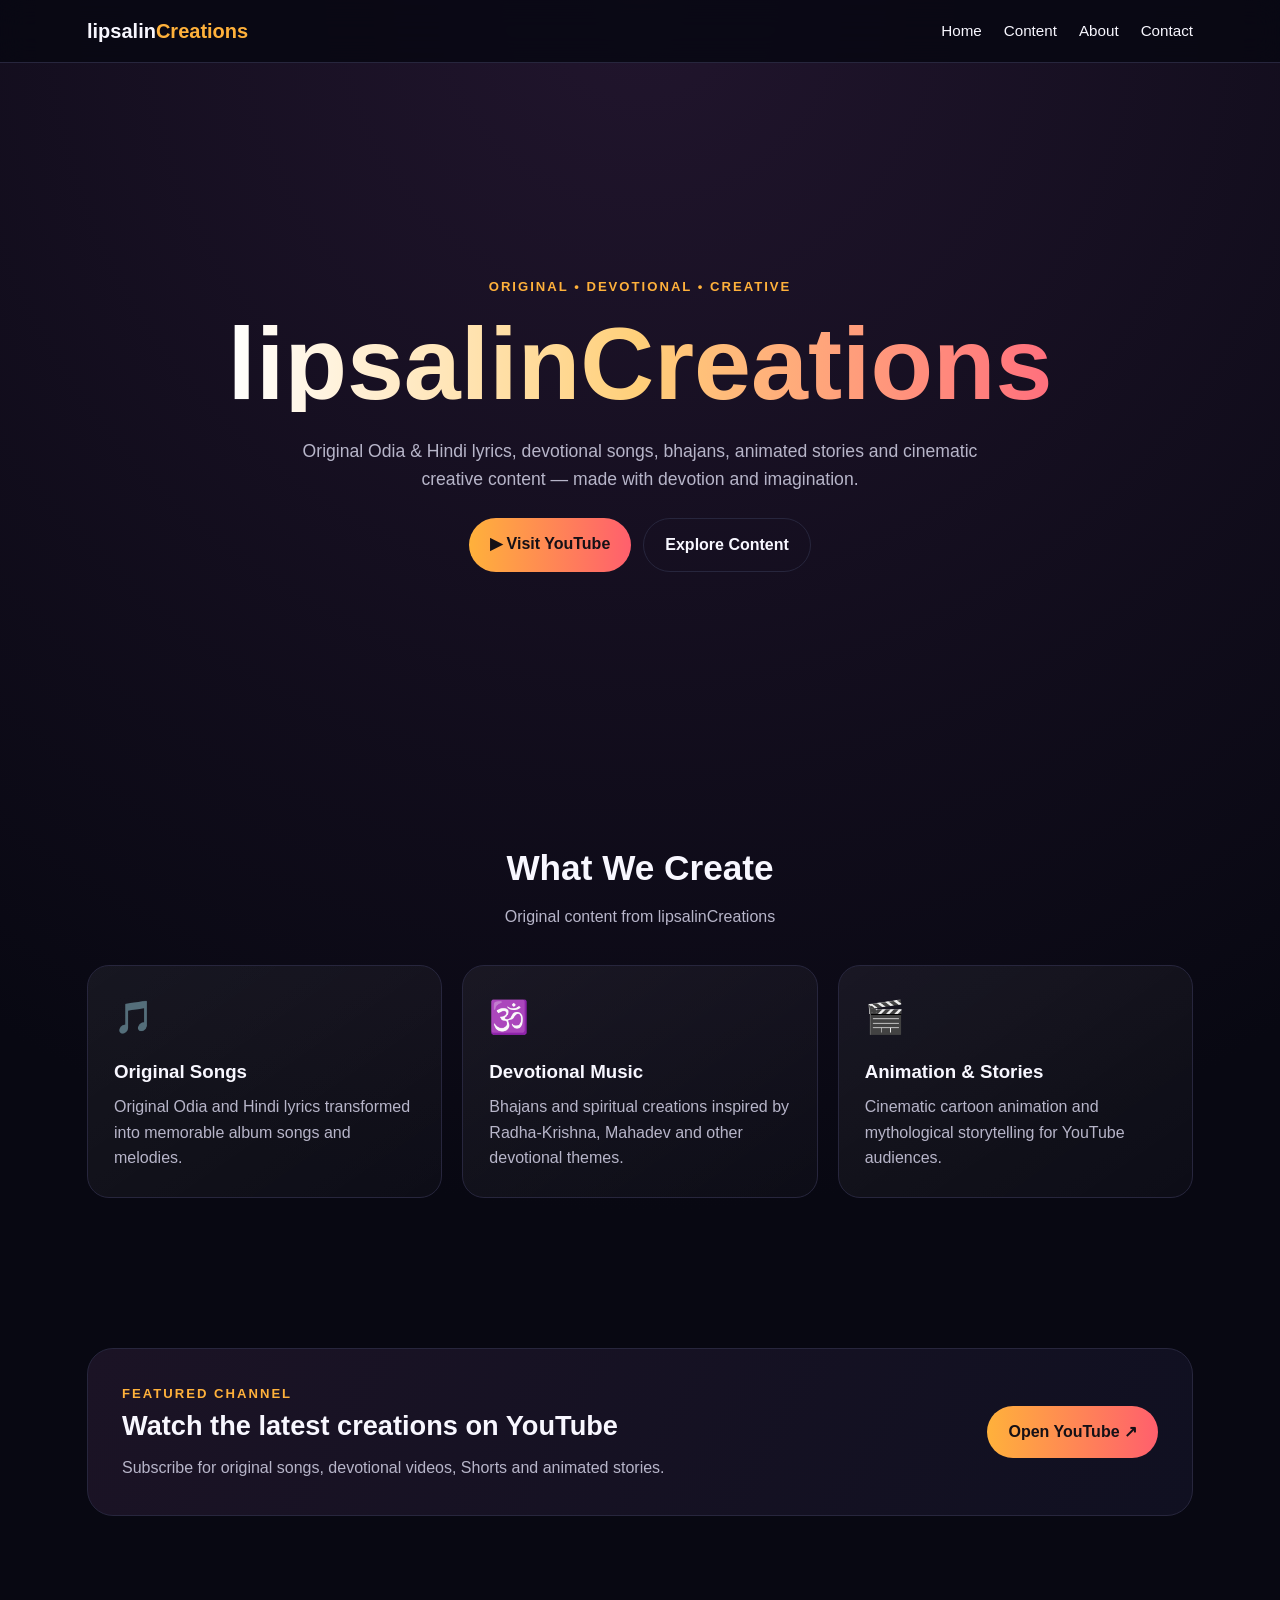
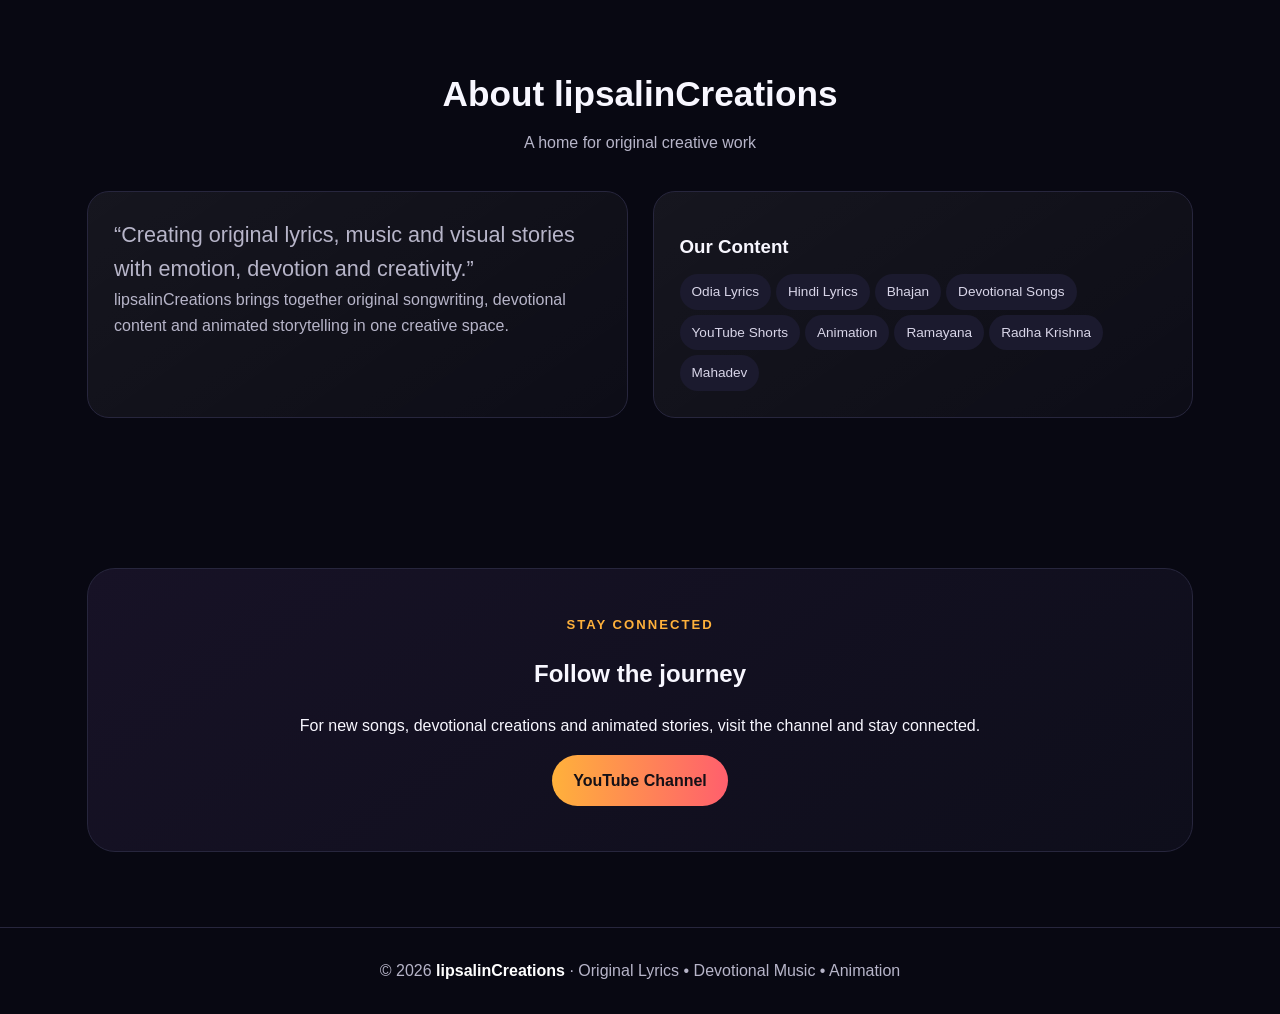
<file: index.html>
<!DOCTYPE html>
<html lang="en">
<head>
<meta charset="UTF-8">
<meta name="viewport" content="width=device-width, initial-scale=1.0">
<title>lipsalinCreations | Original Lyrics • Devotional Music • Animation</title>
<meta name="description" content="lipsalinCreations — Original Odia and Hindi lyrics, devotional songs, bhajans and cartoon animated stories.">
<style>
:root{--bg:#080812;--card:#121225;--text:#f8f7ff;--muted:#b7b5c9;--accent:#ffb13b;--accent2:#ff5f6d;--line:#27263d}
*{box-sizing:border-box}html{scroll-behavior:smooth}body{margin:0;font-family:Arial,Helvetica,sans-serif;background:radial-gradient(circle at top,#21152d 0,#080812 45%);color:var(--text);line-height:1.6}
a{color:inherit;text-decoration:none}.nav{position:sticky;top:0;z-index:10;background:rgba(8,8,18,.85);backdrop-filter:blur(14px);border-bottom:1px solid var(--line)}
.navin{max-width:1150px;margin:auto;padding:15px 22px;display:flex;align-items:center;justify-content:space-between}.brand{font-weight:800;font-size:1.25rem}.brand span{color:var(--accent)}
.links{display:flex;gap:22px;font-size:.95rem}.links a:hover{color:var(--accent)}
.hero{min-height:78vh;display:grid;place-items:center;text-align:center;padding:90px 22px 70px}
.hero-inner{max-width:900px}.eyebrow{color:var(--accent);font-weight:700;letter-spacing:2px;text-transform:uppercase;font-size:.82rem}
h1{font-size:clamp(3rem,8vw,6.6rem);line-height:.95;margin:18px 0;background:linear-gradient(90deg,#fff,#ffcf79,#ff6f7d);-webkit-background-clip:text;background-clip:text;color:transparent}
.hero p{max-width:700px;margin:25px auto;color:var(--muted);font-size:1.1rem}.buttons{display:flex;gap:12px;justify-content:center;flex-wrap:wrap}.btn{padding:13px 21px;border-radius:999px;border:1px solid var(--line);font-weight:700}.primary{background:linear-gradient(90deg,var(--accent),var(--accent2));color:#151016;border:0}.btn:hover{transform:translateY(-2px)}
section{max-width:1150px;margin:auto;padding:75px 22px}.section-title{text-align:center;margin-bottom:35px}.section-title h2{font-size:2.2rem;margin:0 0 8px}.section-title p{color:var(--muted);margin:0}
.grid{display:grid;grid-template-columns:repeat(3,1fr);gap:20px}.card{background:linear-gradient(145deg,rgba(255,255,255,.055),rgba(255,255,255,.018));border:1px solid var(--line);border-radius:22px;padding:26px;transition:.25s}.card:hover{transform:translateY(-5px);border-color:#4a4664}.icon{font-size:2rem}.card h3{margin:14px 0 7px}.card p{color:var(--muted);margin:0}
.video{background:linear-gradient(120deg,#1b1325,#101021);border-radius:26px;padding:34px;border:1px solid var(--line);display:flex;align-items:center;justify-content:space-between;gap:30px}.video h3{font-size:1.7rem;margin:0 0 8px}.video p{color:var(--muted);margin:0}
.pill{display:inline-block;margin:5px 5px 0 0;padding:7px 12px;border-radius:999px;background:#1b1a2e;color:#d8d5e8;font-size:.85rem}
.about{display:grid;grid-template-columns:1fr 1fr;gap:25px;align-items:stretch}.quote{font-size:1.35rem;color:#eee}
.contact{text-align:center;background:linear-gradient(145deg,#171226,#0e0e1b);border:1px solid var(--line);border-radius:28px;padding:45px}
footer{border-top:1px solid var(--line);padding:30px 22px;text-align:center;color:var(--muted)}footer strong{color:#fff}
@media(max-width:800px){.links{display:none}.grid,.about{grid-template-columns:1fr}.video{display:block}.video .btn{display:inline-block;margin-top:22px}}
</style>
</head>
<body>
<nav class="nav">
  <div class="navin">
    <a class="brand" href="#home">lipsalin<span>Creations</span></a>
    <div class="links">
      <a href="#home">Home</a><a href="#content">Content</a><a href="#about">About</a><a href="#contact">Contact</a>
    </div>
  </div>
</nav>

<header class="hero" id="home">
  <div class="hero-inner">
    <div class="eyebrow">Original • Devotional • Creative</div>
    <h1>lipsalinCreations</h1>
    <p>Original Odia & Hindi lyrics, devotional songs, bhajans, animated stories and cinematic creative content — made with devotion and imagination.</p>
    <div class="buttons">
      <a class="btn primary" href="https://www.youtube.com/" target="_blank">▶ Visit YouTube</a>
      <a class="btn" href="#content">Explore Content</a>
    </div>
  </div>
</header>

<section id="content">
  <div class="section-title"><h2>What We Create</h2><p>Original content from lipsalinCreations</p></div>
  <div class="grid">
    <article class="card"><div class="icon">🎵</div><h3>Original Songs</h3><p>Original Odia and Hindi lyrics transformed into memorable album songs and melodies.</p></article>
    <article class="card"><div class="icon">🕉️</div><h3>Devotional Music</h3><p>Bhajans and spiritual creations inspired by Radha-Krishna, Mahadev and other devotional themes.</p></article>
    <article class="card"><div class="icon">🎬</div><h3>Animation & Stories</h3><p>Cinematic cartoon animation and mythological storytelling for YouTube audiences.</p></article>
  </div>
</section>

<section>
  <div class="video">
    <div><div class="eyebrow">Featured Channel</div><h3>Watch the latest creations on YouTube</h3><p>Subscribe for original songs, devotional videos, Shorts and animated stories.</p></div>
    <a class="btn primary" href="https://www.youtube.com/" target="_blank">Open YouTube ↗</a>
  </div>
</section>

<section id="about">
  <div class="section-title"><h2>About lipsalinCreations</h2><p>A home for original creative work</p></div>
  <div class="about">
    <div class="card"><p class="quote">“Creating original lyrics, music and visual stories with emotion, devotion and creativity.”</p><p>lipsalinCreations brings together original songwriting, devotional content and animated storytelling in one creative space.</p></div>
    <div class="card">
      <h3>Our Content</h3>
      <span class="pill">Odia Lyrics</span><span class="pill">Hindi Lyrics</span><span class="pill">Bhajan</span><span class="pill">Devotional Songs</span><span class="pill">YouTube Shorts</span><span class="pill">Animation</span><span class="pill">Ramayana</span><span class="pill">Radha Krishna</span><span class="pill">Mahadev</span>
    </div>
  </div>
</section>

<section id="contact">
  <div class="contact">
    <div class="eyebrow">Stay Connected</div>
    <h2>Follow the journey</h2>
    <p>For new songs, devotional creations and animated stories, visit the channel and stay connected.</p>
    <div class="buttons"><a class="btn primary" href="https://www.youtube.com/" target="_blank">YouTube Channel</a></div>
  </div>
</section>

<footer>© 2026 <strong>lipsalinCreations</strong> · Original Lyrics • Devotional Music • Animation</footer>
</body>
</html>
</file>
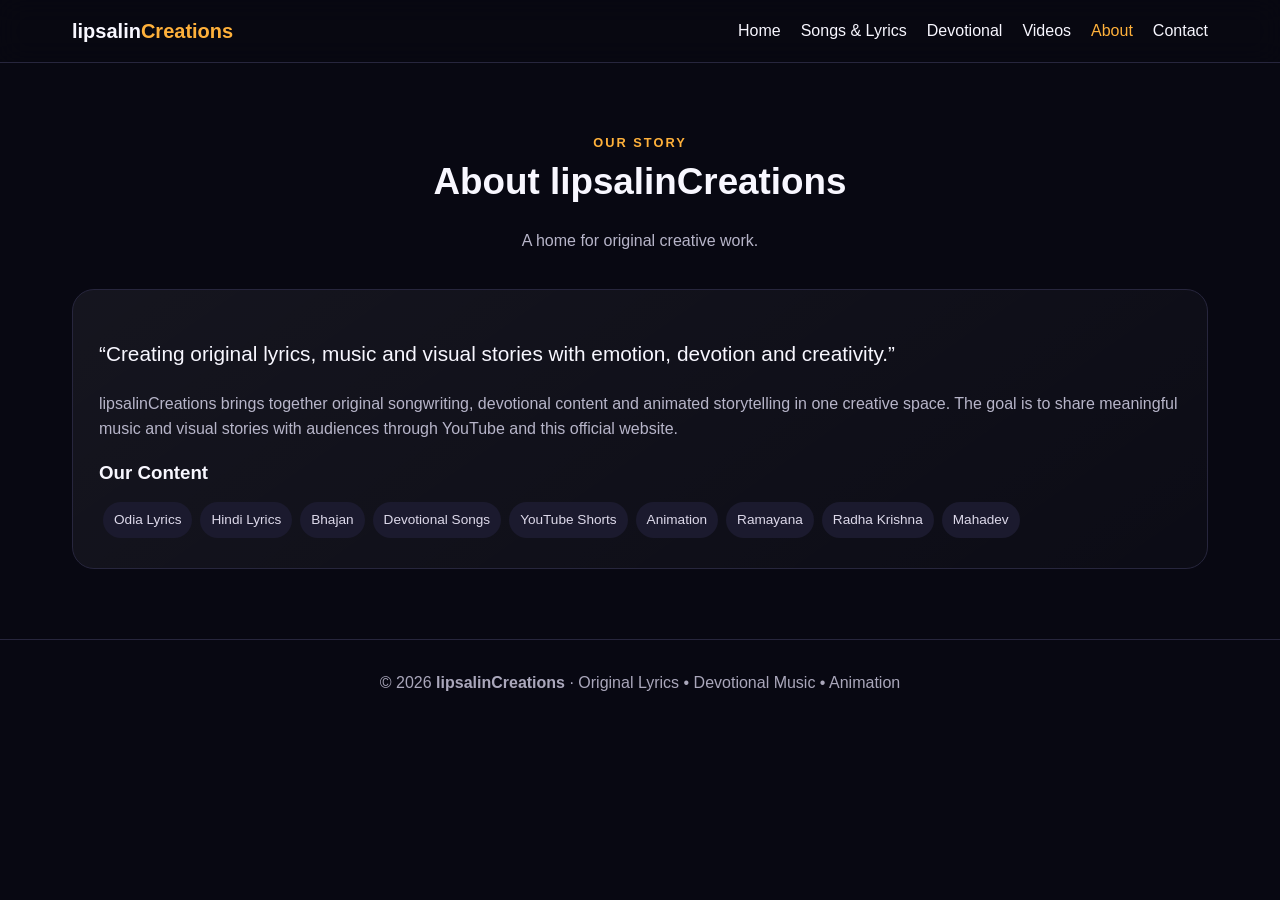
<file: about.html>
<!doctype html><html lang="en"><head><meta charset="utf-8"><meta name="viewport" content="width=device-width,initial-scale=1"><title>About | lipsalinCreations</title><meta name="description" content="lipsalinCreations — original lyrics, devotional music, bhajans and animation."><link rel="stylesheet" href="style.css"></head><body><nav class="nav"><div class="navin"><a class="brand" href="index.html">lipsalin<span>Creations</span></a><div class="links">
<a class="" href="index.html">Home</a>
<a class="" href="songs.html">Songs & Lyrics</a>
<a class="" href="devotional.html">Devotional</a>
<a class="" href="videos.html">Videos</a>
<a class="active" href="about.html">About</a>
<a class="" href="contact.html">Contact</a></div><span class="mobile">☰</span></div></nav><main class="wrap"><div class="title"><div class="eyebrow">Our Story</div><h2>About lipsalinCreations</h2><p>A home for original creative work.</p></div><div class="card"><p style="font-size:1.3rem">“Creating original lyrics, music and visual stories with emotion, devotion and creativity.”</p><p class="muted">lipsalinCreations brings together original songwriting, devotional content and animated storytelling in one creative space. The goal is to share meaningful music and visual stories with audiences through YouTube and this official website.</p><h3>Our Content</h3><div class="tags"><span>Odia Lyrics</span><span>Hindi Lyrics</span><span>Bhajan</span><span>Devotional Songs</span><span>YouTube Shorts</span><span>Animation</span><span>Ramayana</span><span>Radha Krishna</span><span>Mahadev</span></div></div></main><footer class="footer">© 2026 <strong>lipsalinCreations</strong> · Original Lyrics • Devotional Music • Animation</footer></body></html>
</file>
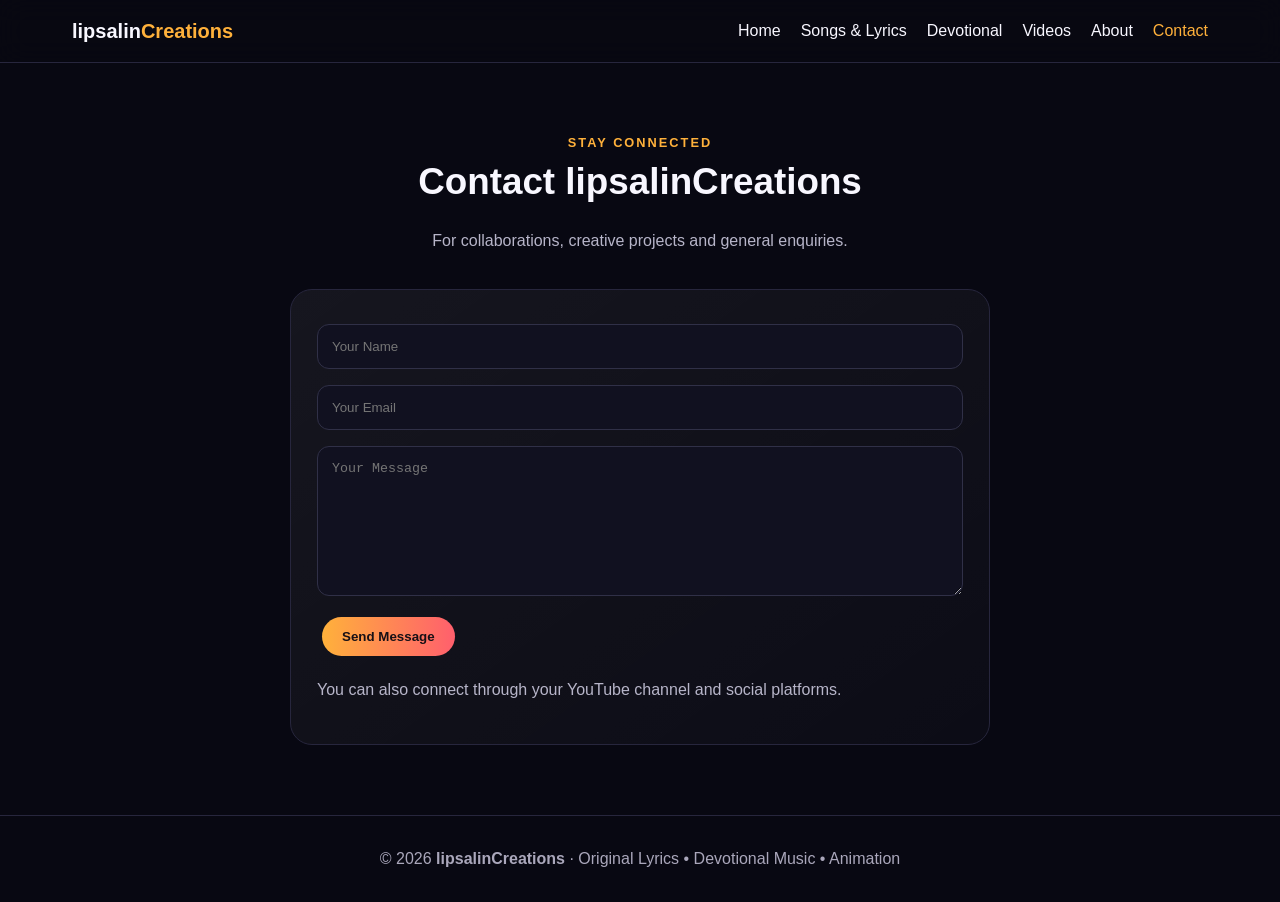
<file: contact.html>
<!doctype html><html lang="en"><head><meta charset="utf-8"><meta name="viewport" content="width=device-width,initial-scale=1"><title>Contact | lipsalinCreations</title><meta name="description" content="lipsalinCreations — original lyrics, devotional music, bhajans and animation."><link rel="stylesheet" href="style.css"></head><body><nav class="nav"><div class="navin"><a class="brand" href="index.html">lipsalin<span>Creations</span></a><div class="links">
<a class="" href="index.html">Home</a>
<a class="" href="songs.html">Songs & Lyrics</a>
<a class="" href="devotional.html">Devotional</a>
<a class="" href="videos.html">Videos</a>
<a class="" href="about.html">About</a>
<a class="active" href="contact.html">Contact</a></div><span class="mobile">☰</span></div></nav><main class="wrap"><div class="title"><div class="eyebrow">Stay Connected</div><h2>Contact lipsalinCreations</h2><p>For collaborations, creative projects and general enquiries.</p></div><div class="card form"><input placeholder="Your Name"><input type="email" placeholder="Your Email"><textarea placeholder="Your Message"></textarea><button class="btn primary" type="button" onclick="alert('Connect this form to your email service before publishing.')">Send Message</button><p class="muted">You can also connect through your YouTube channel and social platforms.</p></div></main><footer class="footer">© 2026 <strong>lipsalinCreations</strong> · Original Lyrics • Devotional Music • Animation</footer></body></html>
</file>
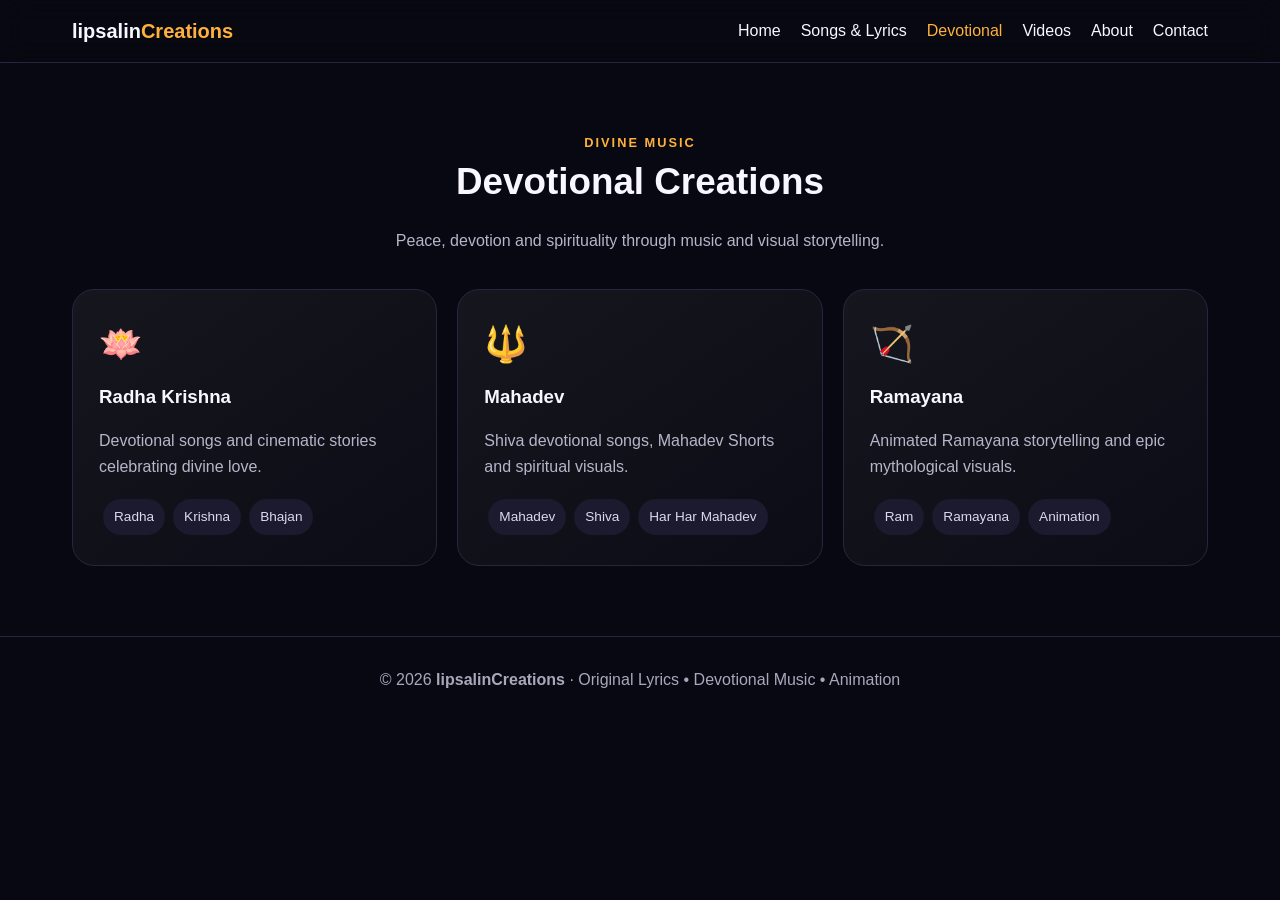
<file: devotional.html>
<!doctype html><html lang="en"><head><meta charset="utf-8"><meta name="viewport" content="width=device-width,initial-scale=1"><title>Devotional | lipsalinCreations</title><meta name="description" content="lipsalinCreations — original lyrics, devotional music, bhajans and animation."><link rel="stylesheet" href="style.css"></head><body><nav class="nav"><div class="navin"><a class="brand" href="index.html">lipsalin<span>Creations</span></a><div class="links">
<a class="" href="index.html">Home</a>
<a class="" href="songs.html">Songs & Lyrics</a>
<a class="active" href="devotional.html">Devotional</a>
<a class="" href="videos.html">Videos</a>
<a class="" href="about.html">About</a>
<a class="" href="contact.html">Contact</a></div><span class="mobile">☰</span></div></nav><main class="wrap"><div class="title"><div class="eyebrow">Divine Music</div><h2>Devotional Creations</h2><p>Peace, devotion and spirituality through music and visual storytelling.</p></div><div class="grid"><div class="card"><div class="icon">🪷</div><h3>Radha Krishna</h3><p class="muted">Devotional songs and cinematic stories celebrating divine love.</p><div class="tags"><span>Radha</span><span>Krishna</span><span>Bhajan</span></div></div><div class="card"><div class="icon">🔱</div><h3>Mahadev</h3><p class="muted">Shiva devotional songs, Mahadev Shorts and spiritual visuals.</p><div class="tags"><span>Mahadev</span><span>Shiva</span><span>Har Har Mahadev</span></div></div><div class="card"><div class="icon">🏹</div><h3>Ramayana</h3><p class="muted">Animated Ramayana storytelling and epic mythological visuals.</p><div class="tags"><span>Ram</span><span>Ramayana</span><span>Animation</span></div></div></div></main><footer class="footer">© 2026 <strong>lipsalinCreations</strong> · Original Lyrics • Devotional Music • Animation</footer></body></html>
</file>
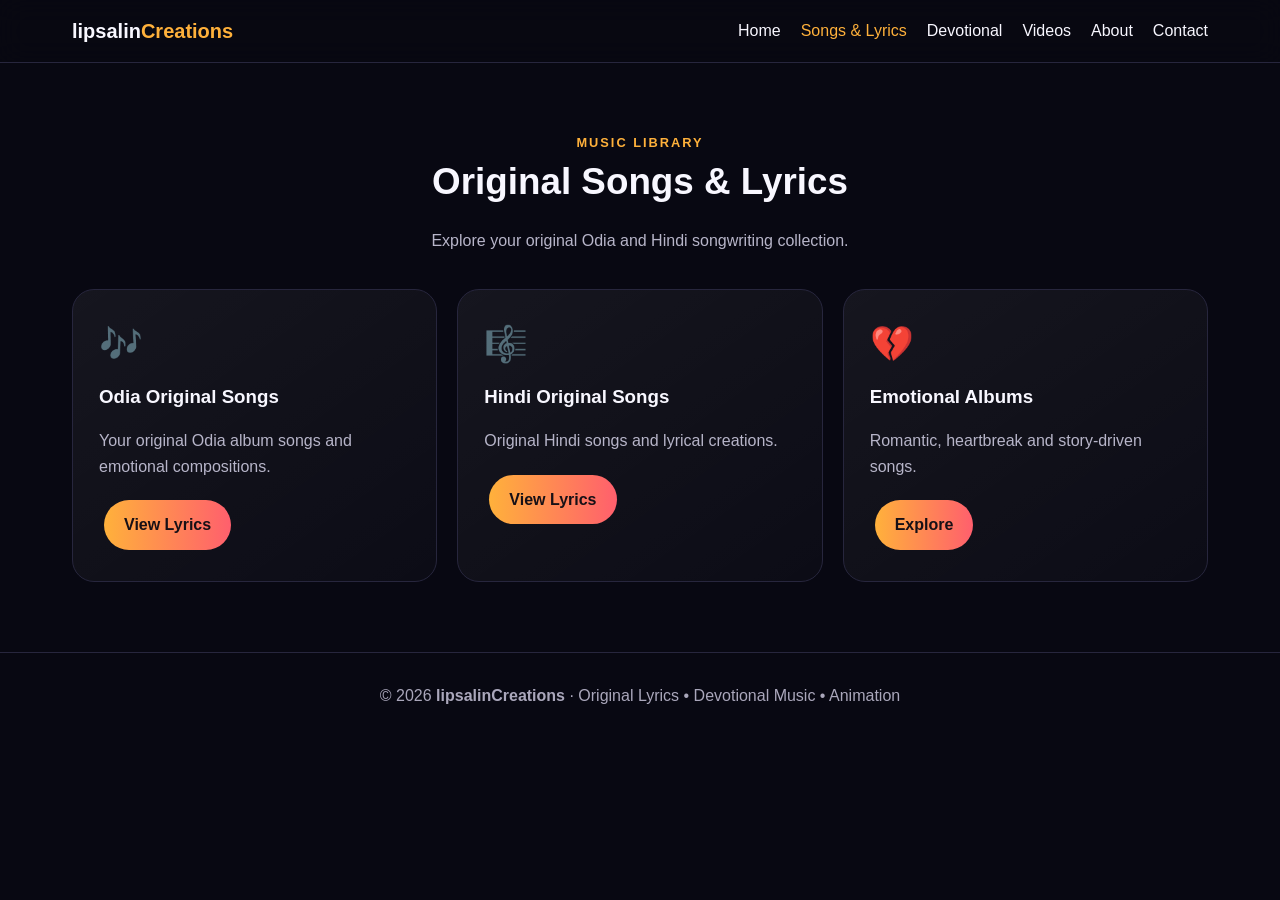
<file: songs.html>
<!doctype html><html lang="en"><head><meta charset="utf-8"><meta name="viewport" content="width=device-width,initial-scale=1"><title>Songs & Lyrics | lipsalinCreations</title><meta name="description" content="lipsalinCreations — original lyrics, devotional music, bhajans and animation."><link rel="stylesheet" href="style.css"></head><body><nav class="nav"><div class="navin"><a class="brand" href="index.html">lipsalin<span>Creations</span></a><div class="links">
<a class="" href="index.html">Home</a>
<a class="active" href="songs.html">Songs & Lyrics</a>
<a class="" href="devotional.html">Devotional</a>
<a class="" href="videos.html">Videos</a>
<a class="" href="about.html">About</a>
<a class="" href="contact.html">Contact</a></div><span class="mobile">☰</span></div></nav><main class="wrap"><div class="title"><div class="eyebrow">Music Library</div><h2>Original Songs & Lyrics</h2><p>Explore your original Odia and Hindi songwriting collection.</p></div><div class="grid"><div class="card"><div class="icon">🎶</div><h3>Odia Original Songs</h3><p class="muted">Your original Odia album songs and emotional compositions.</p><a class="btn primary" href="#">View Lyrics</a></div><div class="card"><div class="icon">🎼</div><h3>Hindi Original Songs</h3><p class="muted">Original Hindi songs and lyrical creations.</p><a class="btn primary" href="#">View Lyrics</a></div><div class="card"><div class="icon">💔</div><h3>Emotional Albums</h3><p class="muted">Romantic, heartbreak and story-driven songs.</p><a class="btn primary" href="#">Explore</a></div></div></main><footer class="footer">© 2026 <strong>lipsalinCreations</strong> · Original Lyrics • Devotional Music • Animation</footer></body></html>
</file>
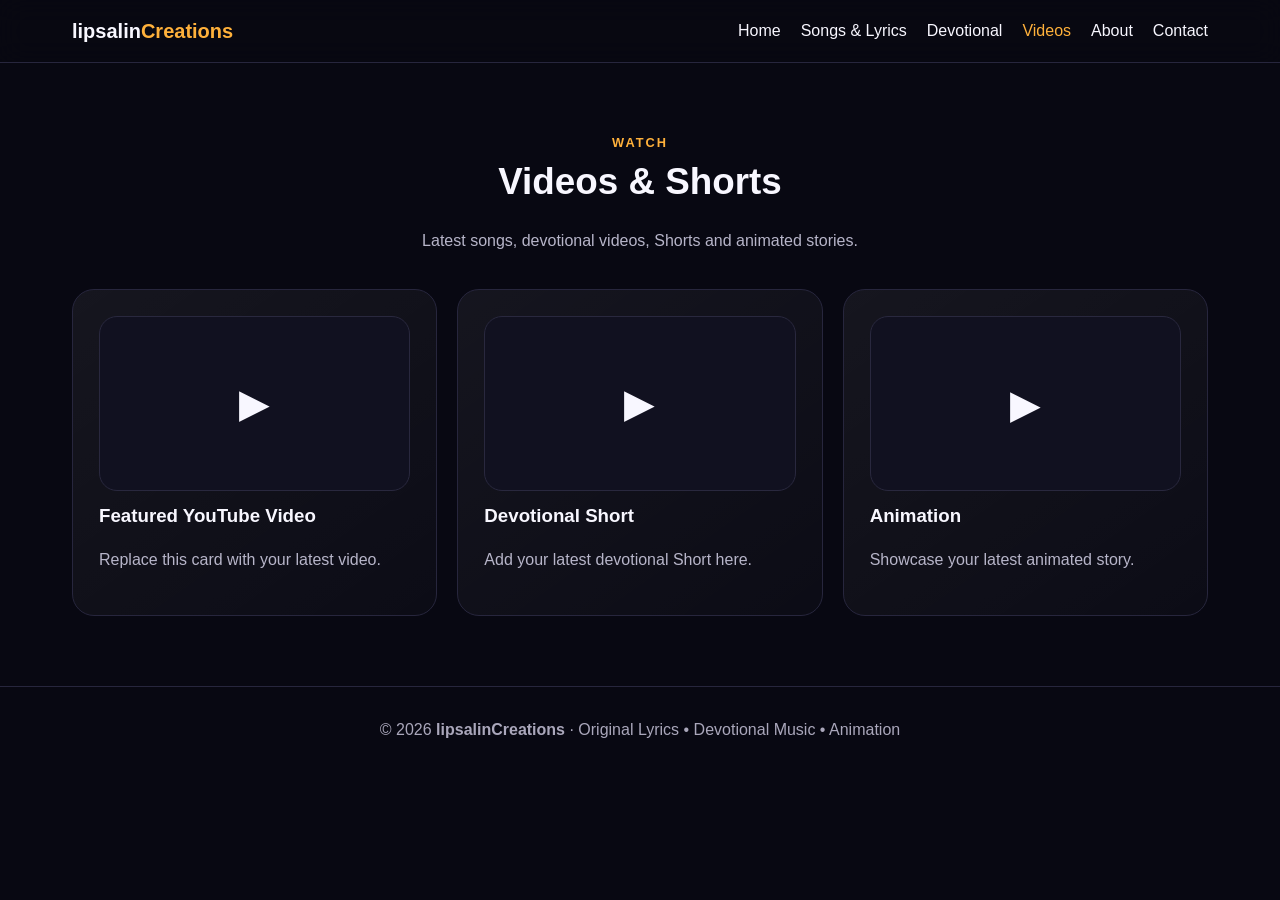
<file: videos.html>
<!doctype html><html lang="en"><head><meta charset="utf-8"><meta name="viewport" content="width=device-width,initial-scale=1"><title>Videos | lipsalinCreations</title><meta name="description" content="lipsalinCreations — original lyrics, devotional music, bhajans and animation."><link rel="stylesheet" href="style.css"></head><body><nav class="nav"><div class="navin"><a class="brand" href="index.html">lipsalin<span>Creations</span></a><div class="links">
<a class="" href="index.html">Home</a>
<a class="" href="songs.html">Songs & Lyrics</a>
<a class="" href="devotional.html">Devotional</a>
<a class="active" href="videos.html">Videos</a>
<a class="" href="about.html">About</a>
<a class="" href="contact.html">Contact</a></div><span class="mobile">☰</span></div></nav><main class="wrap"><div class="title"><div class="eyebrow">Watch</div><h2>Videos & Shorts</h2><p>Latest songs, devotional videos, Shorts and animated stories.</p></div><div class="grid"><div class="card"><div class="video"><a href="https://www.youtube.com/" target="_blank">▶</a></div><h3>Featured YouTube Video</h3><p class="muted">Replace this card with your latest video.</p></div><div class="card"><div class="video"><a href="https://www.youtube.com/" target="_blank">▶</a></div><h3>Devotional Short</h3><p class="muted">Add your latest devotional Short here.</p></div><div class="card"><div class="video"><a href="https://www.youtube.com/" target="_blank">▶</a></div><h3>Animation</h3><p class="muted">Showcase your latest animated story.</p></div></div></main><footer class="footer">© 2026 <strong>lipsalinCreations</strong> · Original Lyrics • Devotional Music • Animation</footer></body></html>
</file>
<file: style.css>
*{box-sizing:border-box}html{scroll-behavior:smooth}body{margin:0;font-family:Arial,Helvetica,sans-serif;background:#080812;color:#f8f7ff;line-height:1.6}a{color:inherit;text-decoration:none}.nav{position:sticky;top:0;z-index:20;background:rgba(8,8,18,.88);backdrop-filter:blur(14px);border-bottom:1px solid #27263d}.navin{max-width:1180px;margin:auto;padding:15px 22px;display:flex;align-items:center;justify-content:space-between}.brand{font-weight:900;font-size:1.25rem}.brand span{color:#ffb13b}.links{display:flex;gap:20px}.links a:hover,.active{color:#ffb13b!important}.hero{padding:100px 22px 80px;text-align:center;background:radial-gradient(circle at 50% 0,#3a203b 0,#080812 55%)}.hero h1{font-size:clamp(3rem,8vw,6rem);line-height:.95;margin:15px 0;background:linear-gradient(90deg,#fff,#ffcf79,#ff6f7d);-webkit-background-clip:text;color:transparent}.hero p{max-width:720px;margin:20px auto;color:#b7b5c9;font-size:1.08rem}.eyebrow{color:#ffb13b;font-weight:800;letter-spacing:2px;text-transform:uppercase;font-size:.8rem}.btn{display:inline-block;padding:12px 20px;border-radius:999px;border:1px solid #34324b;font-weight:800;margin:5px}.primary{background:linear-gradient(90deg,#ffb13b,#ff5f6d);color:#171016;border:0}.wrap{max-width:1180px;margin:auto;padding:70px 22px}.title{text-align:center;margin-bottom:35px}.title h2{font-size:2.3rem;margin:0 0 8px}.title p,.muted{color:#b7b5c9}.grid{display:grid;grid-template-columns:repeat(3,1fr);gap:20px}.card{background:linear-gradient(145deg,rgba(255,255,255,.055),rgba(255,255,255,.015));border:1px solid #27263d;border-radius:22px;padding:26px}.card h3{margin:10px 0}.icon{font-size:2.2rem}.tags span{display:inline-block;padding:7px 11px;margin:4px;border-radius:999px;background:#1b1a2e;color:#ddd9ea;font-size:.85rem}.banner{border:1px solid #302e47;border-radius:26px;padding:35px;background:linear-gradient(120deg,#1b1325,#101021);display:flex;justify-content:space-between;align-items:center;gap:25px}.video{aspect-ratio:16/9;background:#111120;border-radius:18px;display:grid;place-items:center;border:1px solid #29283e}.video a{font-size:2.5rem}.form{max-width:700px;margin:auto}.form input,.form textarea{width:100%;margin:8px 0;padding:14px;border-radius:12px;border:1px solid #303047;background:#111120;color:white}.form textarea{min-height:150px}.footer{border-top:1px solid #27263d;text-align:center;padding:30px 20px;color:#aaa7bb}.mobile{display:none}@media(max-width:800px){.links{display:none}.mobile{display:block}.grid{grid-template-columns:1fr}.banner{display:block}.hero{padding-top:75px}}
</file>
